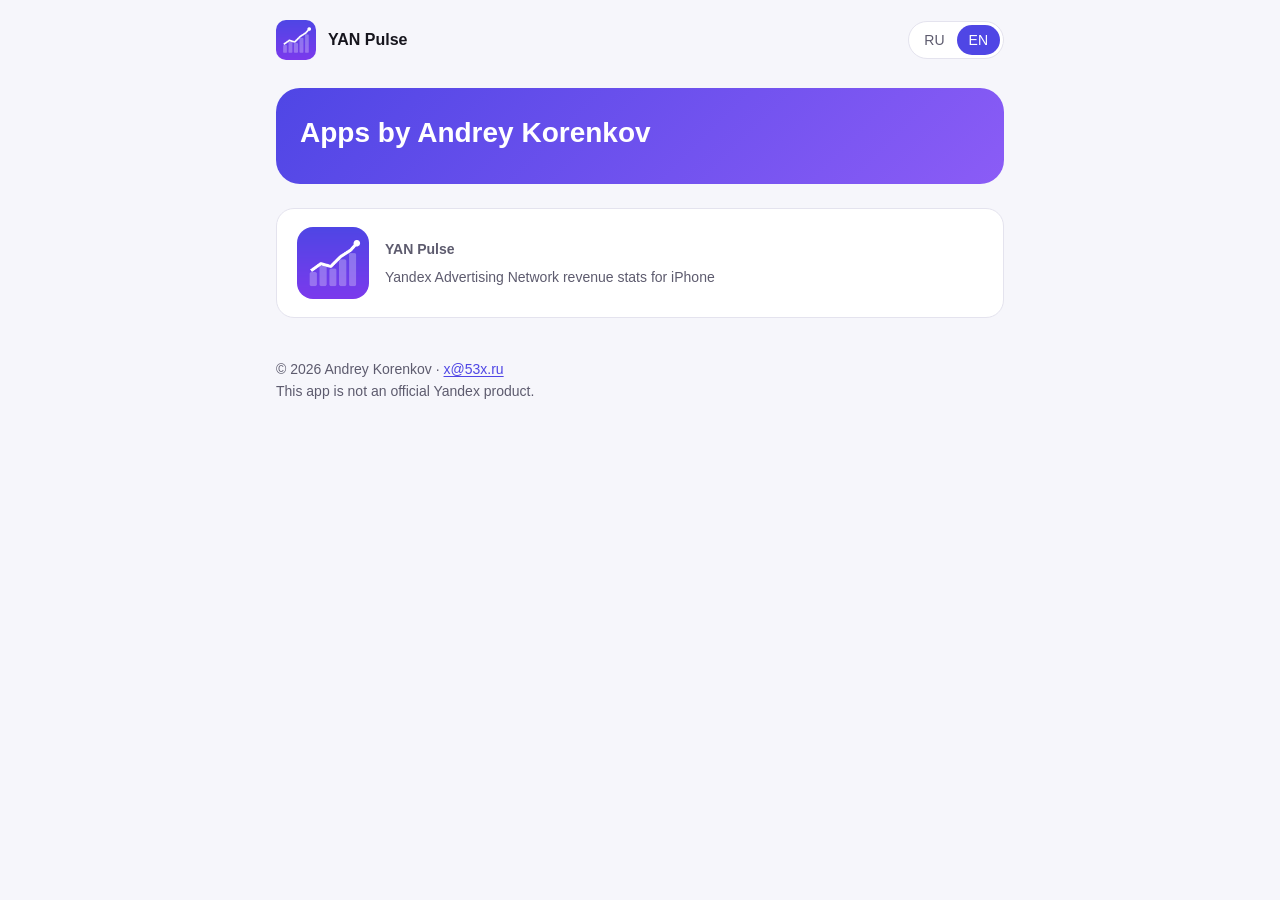
<file: index.html>
<!doctype html>
<html lang="ru" data-title-ru="Андрей Коренков — приложения" data-title-en="Andrey Korenkov — apps">
<head>
<meta charset="utf-8">
<meta name="viewport" content="width=device-width, initial-scale=1">
<title>Андрей Коренков — приложения</title>
<meta name="description" content="РСЯ Пульс — статистика доходов Рекламной сети Яндекса на iPhone. YAN Pulse — Yandex Advertising Network revenue stats for iPhone.">
<link rel="icon" type="image/png" href="assets/favicon.png">
<link rel="apple-touch-icon" href="assets/apple-touch-icon.png">
<link rel="stylesheet" href="assets/site.css">
<script src="assets/lang.js"></script>
</head>
<body>
<div class="wrap">
<header class="top">
  <a class="brand" href="rsya/">
    <img src="assets/rsya-icon.png" alt="">
    <span><span data-lang="ru">РСЯ Пульс</span><span data-lang="en">YAN Pulse</span></span>
  </a>
  <div class="lang" role="group" aria-label="Language">
    <button type="button" data-set="ru" aria-pressed="false">RU</button>
    <button type="button" data-set="en" aria-pressed="false">EN</button>
  </div>
</header>

<section class="hero">
  <h1 data-lang="ru">Приложения Андрея Коренкова</h1>
  <h1 data-lang="en">Apps by Andrey Korenkov</h1>
</section>
<a class="tile card app-card" href="rsya/">
  <img src="assets/rsya-icon.png" alt="">
  <div>
    <strong><span data-lang="ru">РСЯ Пульс</span><span data-lang="en">YAN Pulse</span></strong>
    <span data-lang="ru">Статистика доходов Рекламной сети Яндекса на iPhone</span>
    <span data-lang="en">Yandex Advertising Network revenue stats for iPhone</span>
  </div>
</a>

<footer>
  <div data-lang="ru">© 2026 Андрей Коренков · <a href="mailto:x@53x.ru">x@53x.ru</a><br>Приложение не является официальным продуктом Яндекса.</div>
  <div data-lang="en">© 2026 Andrey Korenkov · <a href="mailto:x@53x.ru">x@53x.ru</a><br>This app is not an official Yandex product.</div>
</footer>
</div>
</body>
</html>
</file>
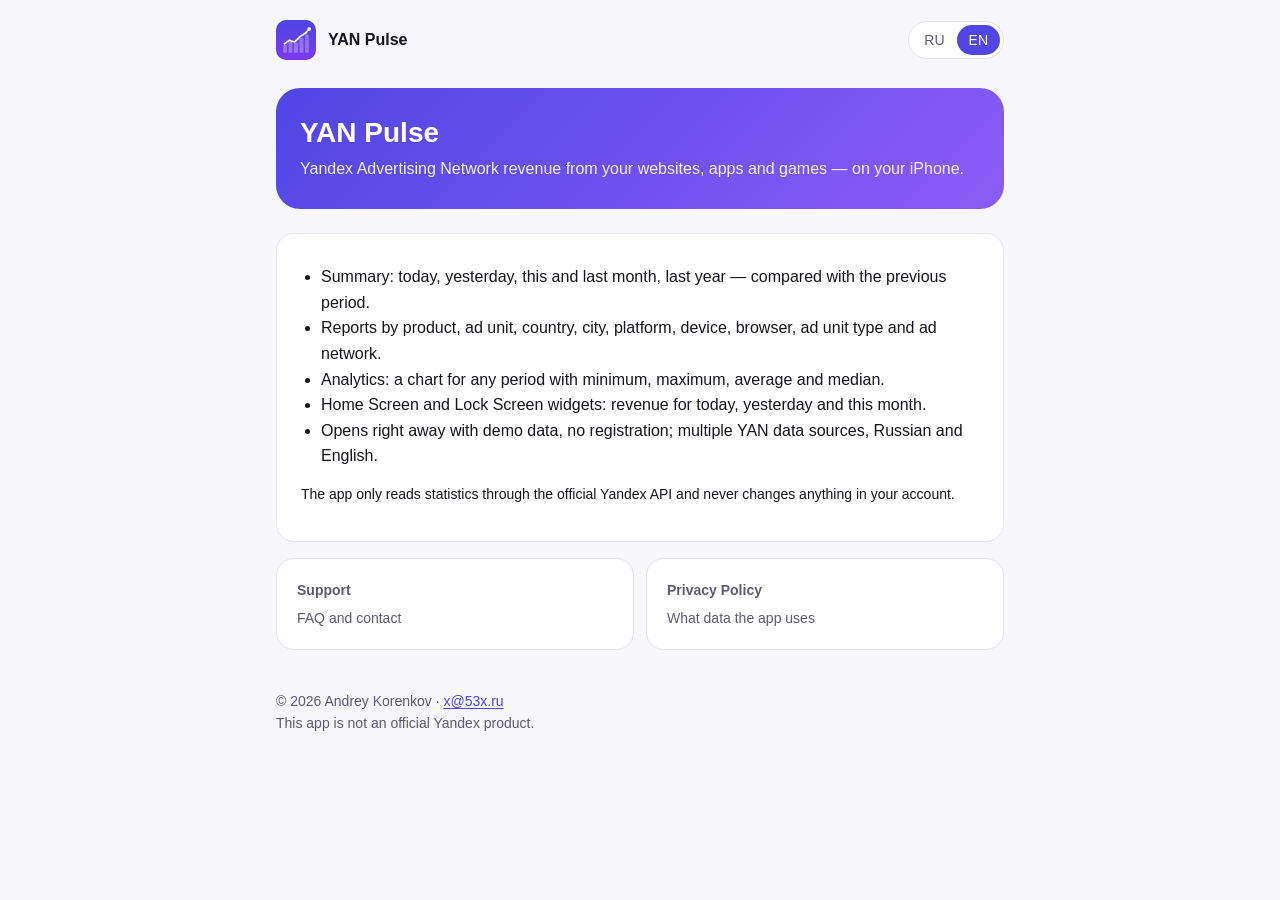
<file: rsya/index.html>
<!doctype html>
<html lang="ru" data-title-ru="РСЯ Пульс для iPhone" data-title-en="YAN Pulse for iPhone">
<head>
<meta charset="utf-8">
<meta name="viewport" content="width=device-width, initial-scale=1">
<title>РСЯ Пульс для iPhone</title>
<meta name="description" content="РСЯ Пульс — статистика доходов Рекламной сети Яндекса на iPhone. YAN Pulse — Yandex Advertising Network revenue stats for iPhone.">
<link rel="icon" type="image/png" href="../assets/favicon.png">
<link rel="apple-touch-icon" href="../assets/apple-touch-icon.png">
<link rel="stylesheet" href="../assets/site.css">
<script src="../assets/lang.js"></script>
</head>
<body>
<div class="wrap">
<header class="top">
  <a class="brand" href="../rsya/">
    <img src="../assets/rsya-icon.png" alt="">
    <span><span data-lang="ru">РСЯ Пульс</span><span data-lang="en">YAN Pulse</span></span>
  </a>
  <div class="lang" role="group" aria-label="Language">
    <button type="button" data-set="ru" aria-pressed="false">RU</button>
    <button type="button" data-set="en" aria-pressed="false">EN</button>
  </div>
</header>

<section class="hero">
  <h1><span data-lang="ru">РСЯ Пульс</span><span data-lang="en">YAN Pulse</span></h1>
  <p data-lang="ru">Доходы от Рекламной сети Яндекса в сайтах, приложениях и играх — на iPhone.</p>
  <p data-lang="en">Yandex Advertising Network revenue from your websites, apps and games — on your iPhone.</p>
</section>
<div class="card">
  <div data-lang="ru">
    <ul>
      <li>Сводка: сегодня, вчера, этот и прошлый месяц, год — со сравнением с прошлым периодом.</li>
      <li>Отчёты по продуктам, рекламным блокам, странам, городам, платформам, устройствам, браузерам, типам блоков и рекламным сетям.</li>
      <li>Аналитика: график за любой период, минимум, максимум, среднее и медиана.</li>
      <li>Виджеты на экран «Домой» и экран блокировки: доход за сегодня, вчера и месяц.</li>
      <li>Открывается сразу с демо-данными, без регистрации; несколько кабинетов РСЯ, русский и английский язык.</li>
    </ul>
    <p class="muted">Приложение только читает статистику через официальный API Яндекса и ничего не меняет в вашем аккаунте.</p>
  </div>
  <div data-lang="en">
    <ul>
      <li>Summary: today, yesterday, this and last month, last year — compared with the previous period.</li>
      <li>Reports by product, ad unit, country, city, platform, device, browser, ad unit type and ad network.</li>
      <li>Analytics: a chart for any period with minimum, maximum, average and median.</li>
      <li>Home Screen and Lock Screen widgets: revenue for today, yesterday and this month.</li>
      <li>Opens right away with demo data, no registration; multiple YAN data sources, Russian and English.</li>
    </ul>
    <p class="muted">The app only reads statistics through the official Yandex API and never changes anything in your account.</p>
  </div>
</div>
<div class="grid">
  <a class="tile" href="support/">
    <strong><span data-lang="ru">Поддержка</span><span data-lang="en">Support</span></strong>
    <span data-lang="ru">Вопросы и ответы, связь с автором</span><span data-lang="en">FAQ and contact</span>
  </a>
  <a class="tile" href="privacy/">
    <strong><span data-lang="ru">Конфиденциальность</span><span data-lang="en">Privacy Policy</span></strong>
    <span data-lang="ru">Какие данные использует приложение</span><span data-lang="en">What data the app uses</span>
  </a>
</div>

<footer>
  <div data-lang="ru">© 2026 Андрей Коренков · <a href="mailto:x@53x.ru">x@53x.ru</a><br>Приложение не является официальным продуктом Яндекса.</div>
  <div data-lang="en">© 2026 Andrey Korenkov · <a href="mailto:x@53x.ru">x@53x.ru</a><br>This app is not an official Yandex product.</div>
</footer>
</div>
</body>
</html>
</file>
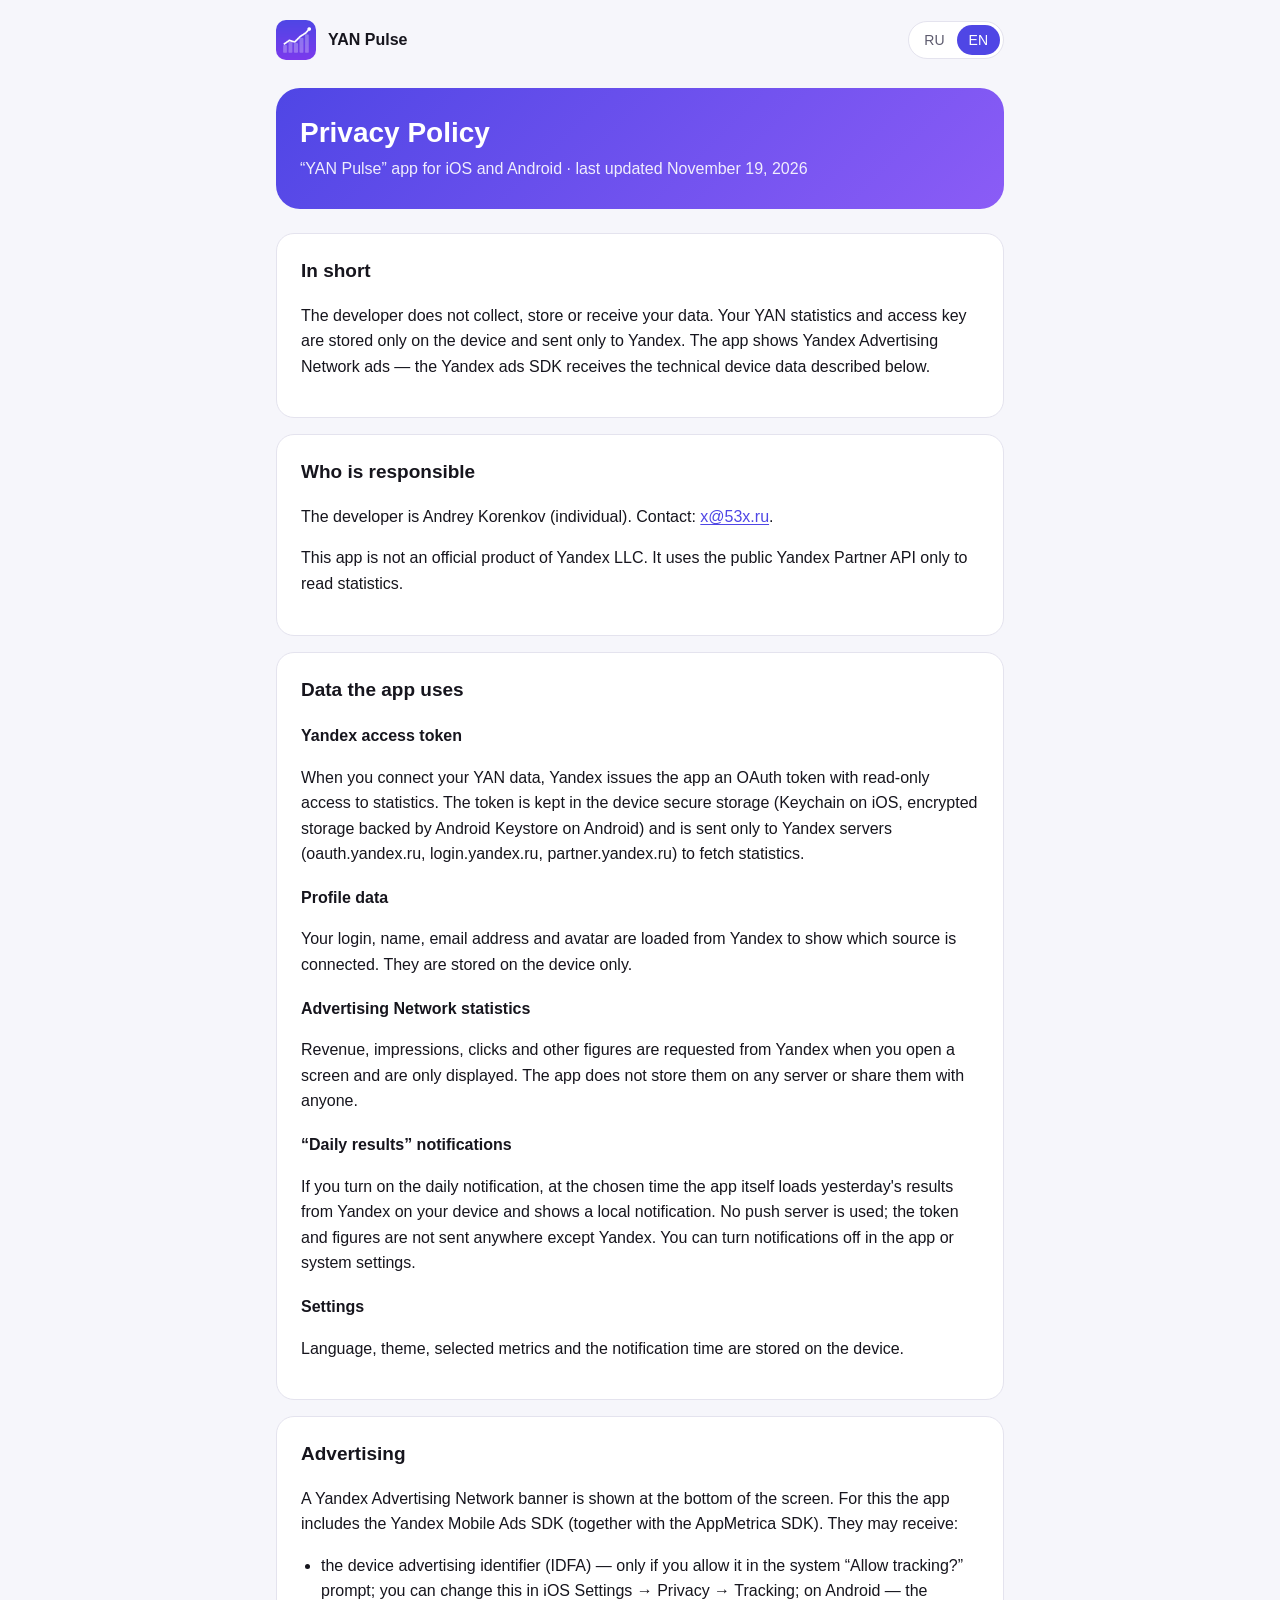
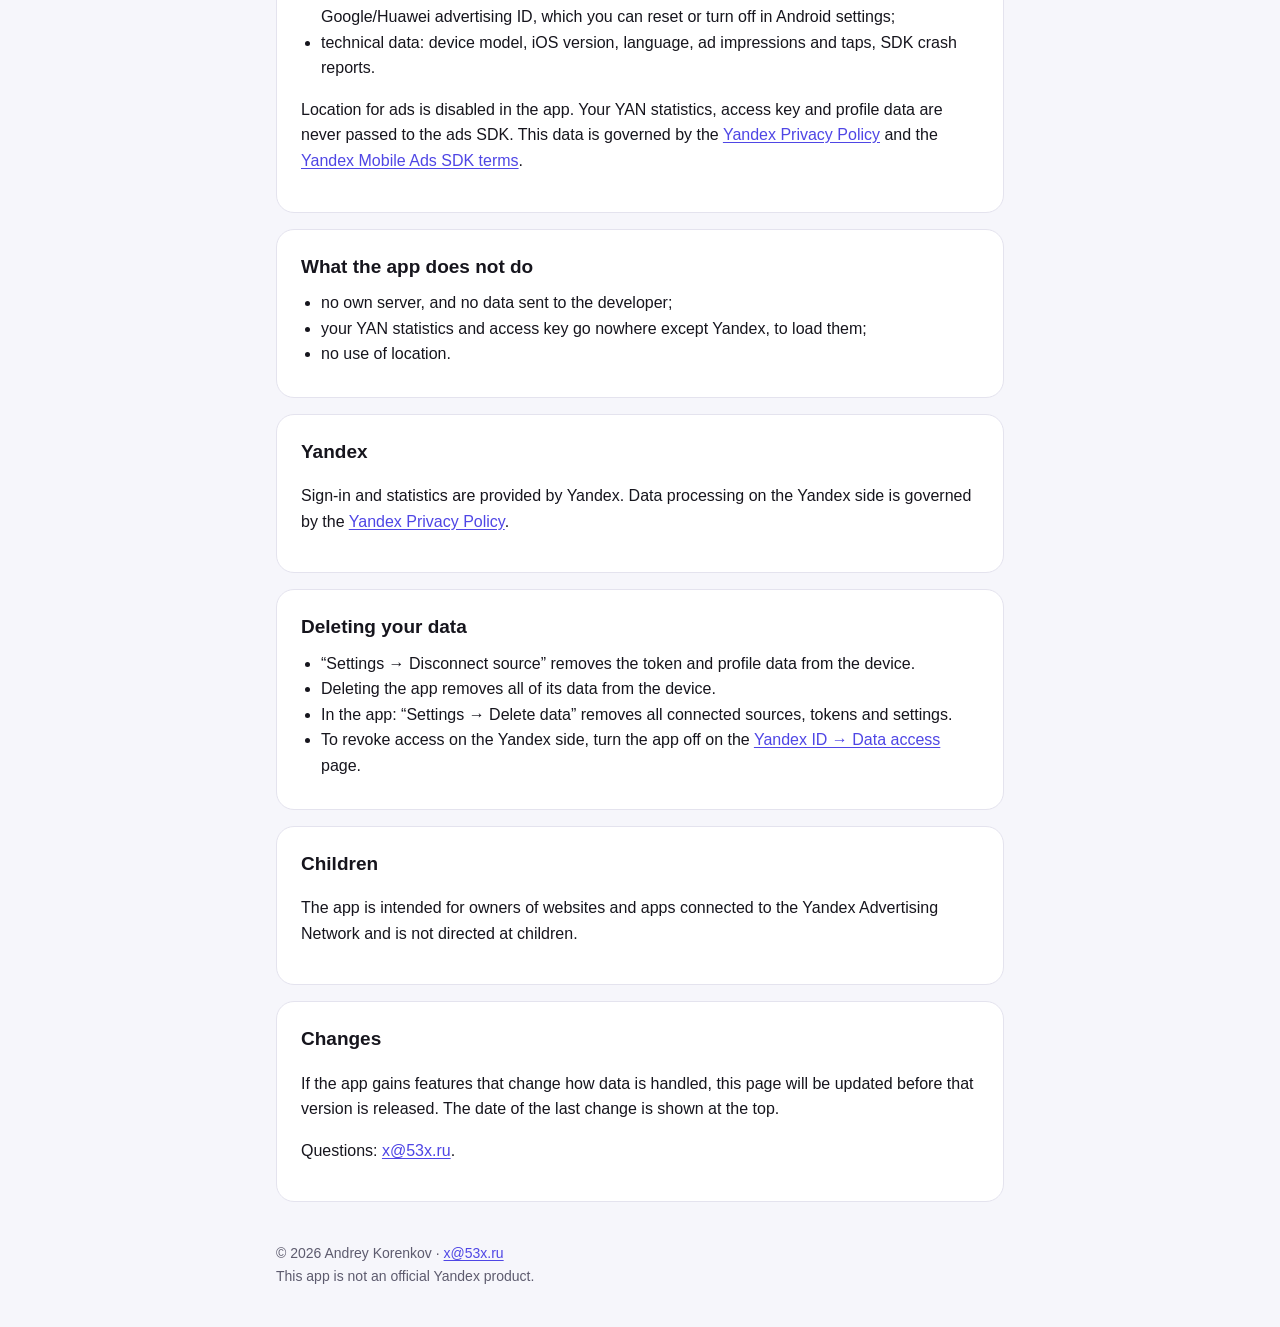
<file: rsya/privacy/index.html>
<!doctype html>
<html lang="ru" data-title-ru="Политика конфиденциальности — РСЯ Пульс" data-title-en="Privacy Policy — YAN Pulse">
<head>
<meta charset="utf-8">
<meta name="viewport" content="width=device-width, initial-scale=1">
<title>Политика конфиденциальности — РСЯ Пульс</title>
<meta name="description" content="РСЯ Пульс — статистика доходов Рекламной сети Яндекса на iPhone. YAN Pulse — Yandex Advertising Network revenue stats for iPhone.">
<link rel="icon" type="image/png" href="../../assets/favicon.png">
<link rel="apple-touch-icon" href="../../assets/apple-touch-icon.png">
<link rel="stylesheet" href="../../assets/site.css">
<script src="../../assets/lang.js"></script>
</head>
<body>
<div class="wrap">
<header class="top">
  <a class="brand" href="../../rsya/">
    <img src="../../assets/rsya-icon.png" alt="">
    <span><span data-lang="ru">РСЯ Пульс</span><span data-lang="en">YAN Pulse</span></span>
  </a>
  <div class="lang" role="group" aria-label="Language">
    <button type="button" data-set="ru" aria-pressed="false">RU</button>
    <button type="button" data-set="en" aria-pressed="false">EN</button>
  </div>
</header>

<section class="hero">
  <h1 data-lang="ru">Политика конфиденциальности</h1>
  <h1 data-lang="en">Privacy Policy</h1>
  <p data-lang="ru">Приложение «РСЯ Пульс» для iOS и Android · обновлено 19 ноября 2026 г.</p>
  <p data-lang="en">“YAN Pulse” app for iOS and Android · last updated November 19, 2026</p>
</section>

<div data-lang="ru">
<div class="card">
  <h2>Коротко</h2>
  <p>Разработчик приложения не собирает, не хранит и не получает ваши данные. Ваша статистика РСЯ и ключ доступа хранятся только на устройстве и передаются только в Яндекс. В приложении показывается реклама Рекламной сети Яндекса — рекламный SDK Яндекса получает технические данные устройства, описанные ниже.</p>
</div>
<div class="card">
  <h2>Кто отвечает за приложение</h2>
  <p>Разработчик — Андрей Коренков (физическое лицо). Связь: <a href="mailto:x@53x.ru">x@53x.ru</a>.</p>
  <p>Приложение не является официальным продуктом ООО «Яндекс» и использует открытый API Партнёрского интерфейса Яндекса только для чтения статистики.</p>
</div>
<div class="card">
  <h2>Какие данные используются</h2>
  <h3>Токен доступа Яндекса</h3>
  <p>Когда вы подключаете свой кабинет РСЯ, Яндекс выдаёт приложению токен OAuth с доступом на чтение статистики. Токен хранится в защищённом хранилище устройства (Keychain на iOS, зашифрованное хранилище с ключом в Android Keystore на Android) и отправляется только на серверы Яндекса (oauth.yandex.ru, login.yandex.ru, partner.yandex.ru) для получения статистики.</p>
  <h3>Данные профиля</h3>
  <p>Логин, имя, адрес электронной почты и аватар загружаются из Яндекса, чтобы показать, какой кабинет подключён. Они хранятся только на устройстве.</p>
  <h3>Статистика Рекламной сети</h3>
  <p>Доходы, показы, клики и другие показатели запрашиваются у Яндекса при открытии экранов и только отображаются. Приложение не сохраняет их на сервере и никому не передаёт.</p>
  <h3>Уведомления «Итоги дня»</h3>
  <p>Если вы включите ежедневное уведомление, приложение в выбранное время само загружает с устройства итоги вчерашнего дня из Яндекса и показывает локальное уведомление. Push-сервер не используется, токен и цифры никуда, кроме Яндекса, не отправляются. Уведомления выключаются в настройках приложения или системы.</p>
  <h3>Настройки</h3>
  <p>Язык, тема, набор метрик и время уведомления хранятся на устройстве.</p>
</div>
<div class="card">
  <h2>Реклама</h2>
  <p>Внизу экрана показывается баннер Рекламной сети Яндекса. Для этого в приложение встроен Yandex Mobile Ads SDK (вместе с ним — AppMetrica SDK). Они могут получать:</p>
  <ul>
    <li>рекламный идентификатор устройства (IDFA) — только если вы разрешите это в системном запросе «Разрешить отслеживание?»; изменить решение можно в «Настройках iOS → Конфиденциальность → Отслеживание»; на Android — рекламный идентификатор Google/Huawei, его можно сбросить или отключить в настройках Android;</li>
    <li>технические данные: модель устройства, версию iOS, язык, сведения о показах и нажатиях на рекламу, отчёты о сбоях SDK.</li>
  </ul>
  <p>Определение местоположения для рекламы в приложении отключено. Ваша статистика РСЯ, ключ доступа и данные профиля в рекламный SDK не передаются. Обработка этих данных регулируется <a href="https://yandex.ru/legal/confidential/" rel="noopener">Политикой конфиденциальности Яндекса</a> и <a href="https://yandex.ru/legal/mobileads_sdk_agreement/" rel="noopener">условиями Yandex Mobile Ads SDK</a>.</p>
</div>
<div class="card">
  <h2>Чего приложение не делает</h2>
  <ul>
    <li>не имеет собственного сервера и не отправляет данные разработчику;</li>
    <li>не передаёт статистику РСЯ и ключ доступа никому, кроме Яндекса для её загрузки;</li>
    <li>не использует геолокацию.</li>
  </ul>
</div>
<div class="card">
  <h2>Яндекс</h2>
  <p>Вход и статистика предоставляются Яндексом. Обработка данных на стороне Яндекса регулируется <a href="https://yandex.ru/legal/confidential/" rel="noopener">Политикой конфиденциальности Яндекса</a>.</p>
</div>
<div class="card">
  <h2>Как удалить данные</h2>
  <ul>
    <li>«Настройки → Отключить кабинет» удаляет токен и данные профиля с устройства.</li>
    <li>Удаление приложения удаляет все его данные с устройства.</li>
    <li>В приложении: «Настройки → Удалить данные» удаляет все подключённые кабинеты, токены и настройки.</li>
    <li>Чтобы отозвать доступ на стороне Яндекса, отключите приложение на странице <a href="https://id.yandex.ru/personal/data-access" rel="noopener">Яндекс ID → Доступы к данным</a>.</li>
  </ul>
</div>
<div class="card">
  <h2>Дети</h2>
  <p>Приложение предназначено для владельцев сайтов и приложений, подключённых к Рекламной сети Яндекса, и не ориентировано на детей.</p>
</div>
<div class="card">
  <h2>Изменения политики</h2>
  <p>Если в приложении появятся функции, которые меняют обработку данных, эта страница будет обновлена до выхода такой версии. Дата последнего изменения указана вверху.</p>
  <p>Вопросы — на <a href="mailto:x@53x.ru">x@53x.ru</a>.</p>
</div>
</div>

<div data-lang="en">
<div class="card">
  <h2>In short</h2>
  <p>The developer does not collect, store or receive your data. Your YAN statistics and access key are stored only on the device and sent only to Yandex. The app shows Yandex Advertising Network ads — the Yandex ads SDK receives the technical device data described below.</p>
</div>
<div class="card">
  <h2>Who is responsible</h2>
  <p>The developer is Andrey Korenkov (individual). Contact: <a href="mailto:x@53x.ru">x@53x.ru</a>.</p>
  <p>This app is not an official product of Yandex LLC. It uses the public Yandex Partner API only to read statistics.</p>
</div>
<div class="card">
  <h2>Data the app uses</h2>
  <h3>Yandex access token</h3>
  <p>When you connect your YAN data, Yandex issues the app an OAuth token with read-only access to statistics. The token is kept in the device secure storage (Keychain on iOS, encrypted storage backed by Android Keystore on Android) and is sent only to Yandex servers (oauth.yandex.ru, login.yandex.ru, partner.yandex.ru) to fetch statistics.</p>
  <h3>Profile data</h3>
  <p>Your login, name, email address and avatar are loaded from Yandex to show which source is connected. They are stored on the device only.</p>
  <h3>Advertising Network statistics</h3>
  <p>Revenue, impressions, clicks and other figures are requested from Yandex when you open a screen and are only displayed. The app does not store them on any server or share them with anyone.</p>
  <h3>“Daily results” notifications</h3>
  <p>If you turn on the daily notification, at the chosen time the app itself loads yesterday's results from Yandex on your device and shows a local notification. No push server is used; the token and figures are not sent anywhere except Yandex. You can turn notifications off in the app or system settings.</p>
  <h3>Settings</h3>
  <p>Language, theme, selected metrics and the notification time are stored on the device.</p>
</div>
<div class="card">
  <h2>Advertising</h2>
  <p>A Yandex Advertising Network banner is shown at the bottom of the screen. For this the app includes the Yandex Mobile Ads SDK (together with the AppMetrica SDK). They may receive:</p>
  <ul>
    <li>the device advertising identifier (IDFA) — only if you allow it in the system “Allow tracking?” prompt; you can change this in iOS Settings → Privacy → Tracking; on Android — the Google/Huawei advertising ID, which you can reset or turn off in Android settings;</li>
    <li>technical data: device model, iOS version, language, ad impressions and taps, SDK crash reports.</li>
  </ul>
  <p>Location for ads is disabled in the app. Your YAN statistics, access key and profile data are never passed to the ads SDK. This data is governed by the <a href="https://yandex.com/legal/confidential/" rel="noopener">Yandex Privacy Policy</a> and the <a href="https://yandex.com/legal/mobileads_sdk_agreement/" rel="noopener">Yandex Mobile Ads SDK terms</a>.</p>
</div>
<div class="card">
  <h2>What the app does not do</h2>
  <ul>
    <li>no own server, and no data sent to the developer;</li>
    <li>your YAN statistics and access key go nowhere except Yandex, to load them;</li>
    <li>no use of location.</li>
  </ul>
</div>
<div class="card">
  <h2>Yandex</h2>
  <p>Sign-in and statistics are provided by Yandex. Data processing on the Yandex side is governed by the <a href="https://yandex.com/legal/confidential/" rel="noopener">Yandex Privacy Policy</a>.</p>
</div>
<div class="card">
  <h2>Deleting your data</h2>
  <ul>
    <li>“Settings → Disconnect source” removes the token and profile data from the device.</li>
    <li>Deleting the app removes all of its data from the device.</li>
    <li>In the app: “Settings → Delete data” removes all connected sources, tokens and settings.</li>
    <li>To revoke access on the Yandex side, turn the app off on the <a href="https://id.yandex.ru/personal/data-access" rel="noopener">Yandex ID → Data access</a> page.</li>
  </ul>
</div>
<div class="card">
  <h2>Children</h2>
  <p>The app is intended for owners of websites and apps connected to the Yandex Advertising Network and is not directed at children.</p>
</div>
<div class="card">
  <h2>Changes</h2>
  <p>If the app gains features that change how data is handled, this page will be updated before that version is released. The date of the last change is shown at the top.</p>
  <p>Questions: <a href="mailto:x@53x.ru">x@53x.ru</a>.</p>
</div>
</div>

<footer>
  <div data-lang="ru">© 2026 Андрей Коренков · <a href="mailto:x@53x.ru">x@53x.ru</a><br>Приложение не является официальным продуктом Яндекса.</div>
  <div data-lang="en">© 2026 Andrey Korenkov · <a href="mailto:x@53x.ru">x@53x.ru</a><br>This app is not an official Yandex product.</div>
</footer>
</div>
</body>
</html>
</file>
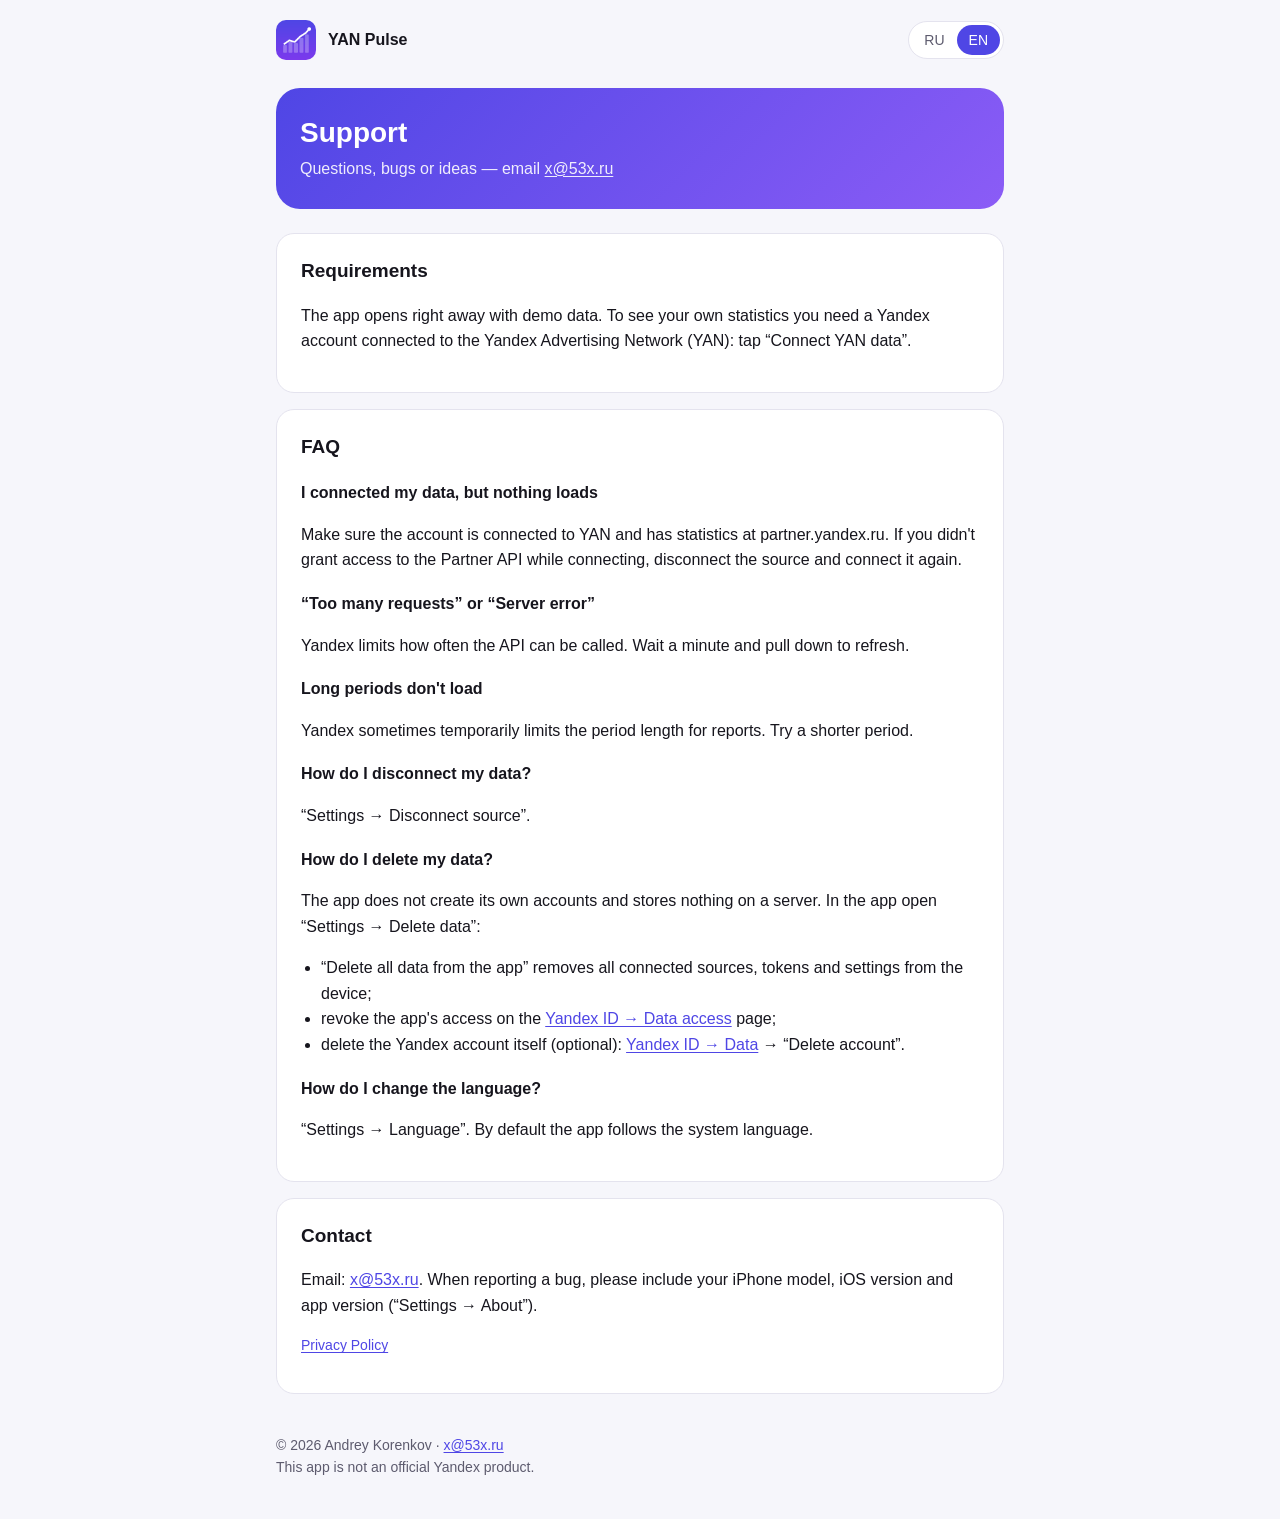
<file: rsya/support/index.html>
<!doctype html>
<html lang="ru" data-title-ru="Поддержка — РСЯ Пульс" data-title-en="Support — YAN Pulse">
<head>
<meta charset="utf-8">
<meta name="viewport" content="width=device-width, initial-scale=1">
<title>Поддержка — РСЯ Пульс</title>
<meta name="description" content="РСЯ Пульс — статистика доходов Рекламной сети Яндекса на iPhone. YAN Pulse — Yandex Advertising Network revenue stats for iPhone.">
<link rel="icon" type="image/png" href="../../assets/favicon.png">
<link rel="apple-touch-icon" href="../../assets/apple-touch-icon.png">
<link rel="stylesheet" href="../../assets/site.css">
<script src="../../assets/lang.js"></script>
</head>
<body>
<div class="wrap">
<header class="top">
  <a class="brand" href="../../rsya/">
    <img src="../../assets/rsya-icon.png" alt="">
    <span><span data-lang="ru">РСЯ Пульс</span><span data-lang="en">YAN Pulse</span></span>
  </a>
  <div class="lang" role="group" aria-label="Language">
    <button type="button" data-set="ru" aria-pressed="false">RU</button>
    <button type="button" data-set="en" aria-pressed="false">EN</button>
  </div>
</header>

<section class="hero">
  <h1 data-lang="ru">Поддержка</h1>
  <h1 data-lang="en">Support</h1>
  <p data-lang="ru">Вопрос, ошибка или идея — пишите на <a style="color:#fff" href="mailto:x@53x.ru">x@53x.ru</a></p>
  <p data-lang="en">Questions, bugs or ideas — email <a style="color:#fff" href="mailto:x@53x.ru">x@53x.ru</a></p>
</section>

<div data-lang="ru">
<div class="card">
  <h2>Что нужно для работы</h2>
  <p>Приложение открывается сразу с демо-данными. Чтобы видеть свою статистику, нужен аккаунт Яндекса, подключённый к Рекламной сети Яндекса (РСЯ): нажмите «Подключить кабинет РСЯ».</p>
</div>
<div class="card">
  <h2>Частые вопросы</h2>
  <h3>Подключил кабинет, но данные не загружаются</h3>
  <p>Проверьте, что аккаунт подключён к РСЯ и в его кабинете partner.yandex.ru есть статистика. Если при подключении вы не дали доступ к API партнёрского интерфейса, отключите кабинет и подключите снова.</p>
  <h3>«Слишком много запросов» или «Ошибка сервера»</h3>
  <p>Яндекс ограничивает частоту запросов к API. Подождите минуту и потяните экран вниз, чтобы обновить.</p>
  <h3>Не загружаются данные за длинный период</h3>
  <p>Яндекс иногда временно ограничивает длину периода в отчётах. Попробуйте период короче.</p>
  <h3>Как отключить кабинет</h3>
  <p>«Настройки → Отключить кабинет».</p>
  <h3 id="delete">Как удалить данные</h3>
  <p>Приложение не создаёт своих аккаунтов и не хранит данные на сервере. В приложении откройте «Настройки → Удалить данные»:</p>
  <ul>
    <li>«Удалить все данные из приложения» — удаляет все подключённые кабинеты, токены и настройки с устройства;</li>
    <li>отозвать доступ приложения — на странице <a href="https://id.yandex.ru/personal/data-access" rel="noopener">Яндекс ID → Доступы к данным</a>;</li>
    <li>удалить сам аккаунт Яндекса (необязательно) — <a href="https://id.yandex.ru/personal" rel="noopener">Яндекс ID → Данные</a> → «Удалить аккаунт».</li>
  </ul>
  <h3>Как сменить язык</h3>
  <p>«Настройки → Язык». По умолчанию выбирается язык системы.</p>
</div>
<div class="card">
  <h2>Связь</h2>
  <p>Почта: <a href="mailto:x@53x.ru">x@53x.ru</a>. При сообщении об ошибке укажите модель iPhone, версию iOS и версию приложения («Настройки → О программе»).</p>
  <p class="muted"><a href="../privacy/">Политика конфиденциальности</a></p>
</div>
</div>

<div data-lang="en">
<div class="card">
  <h2>Requirements</h2>
  <p>The app opens right away with demo data. To see your own statistics you need a Yandex account connected to the Yandex Advertising Network (YAN): tap “Connect YAN data”.</p>
</div>
<div class="card">
  <h2>FAQ</h2>
  <h3>I connected my data, but nothing loads</h3>
  <p>Make sure the account is connected to YAN and has statistics at partner.yandex.ru. If you didn't grant access to the Partner API while connecting, disconnect the source and connect it again.</p>
  <h3>“Too many requests” or “Server error”</h3>
  <p>Yandex limits how often the API can be called. Wait a minute and pull down to refresh.</p>
  <h3>Long periods don't load</h3>
  <p>Yandex sometimes temporarily limits the period length for reports. Try a shorter period.</p>
  <h3>How do I disconnect my data?</h3>
  <p>“Settings → Disconnect source”.</p>
  <h3 id="delete-en">How do I delete my data?</h3>
  <p>The app does not create its own accounts and stores nothing on a server. In the app open “Settings → Delete data”:</p>
  <ul>
    <li>“Delete all data from the app” removes all connected sources, tokens and settings from the device;</li>
    <li>revoke the app's access on the <a href="https://id.yandex.ru/personal/data-access" rel="noopener">Yandex ID → Data access</a> page;</li>
    <li>delete the Yandex account itself (optional): <a href="https://id.yandex.ru/personal" rel="noopener">Yandex ID → Data</a> → “Delete account”.</li>
  </ul>
  <h3>How do I change the language?</h3>
  <p>“Settings → Language”. By default the app follows the system language.</p>
</div>
<div class="card">
  <h2>Contact</h2>
  <p>Email: <a href="mailto:x@53x.ru">x@53x.ru</a>. When reporting a bug, please include your iPhone model, iOS version and app version (“Settings → About”).</p>
  <p class="muted"><a href="../privacy/">Privacy Policy</a></p>
</div>
</div>

<footer>
  <div data-lang="ru">© 2026 Андрей Коренков · <a href="mailto:x@53x.ru">x@53x.ru</a><br>Приложение не является официальным продуктом Яндекса.</div>
  <div data-lang="en">© 2026 Andrey Korenkov · <a href="mailto:x@53x.ru">x@53x.ru</a><br>This app is not an official Yandex product.</div>
</footer>
</div>
</body>
</html>
</file>
<file: assets/site.css>
:root {
  --bg: #f6f6fb;
  --surface: #ffffff;
  --text: #16151d;
  --muted: #5d5b6e;
  --line: #e4e3ee;
  --brand: #4f46e5;
  --brand-2: #8b5cf6;
  --radius: 18px;
  color-scheme: light;
}
@media (prefers-color-scheme: dark) {
  :root:not([data-theme="light"]) {
    --bg: #0d0c12;
    --surface: #17161f;
    --text: #f1f0f7;
    --muted: #a3a1b5;
    --line: #2a2936;
    --brand: #8189f8;
    --brand-2: #a78bfa;
    color-scheme: dark;
  }
}
:root[data-theme="dark"] {
  --bg: #0d0c12; --surface: #17161f; --text: #f1f0f7; --muted: #a3a1b5;
  --line: #2a2936; --brand: #8189f8; --brand-2: #a78bfa; color-scheme: dark;
}

* { box-sizing: border-box; }
html { -webkit-text-size-adjust: 100%; }
body {
  margin: 0;
  background: var(--bg);
  color: var(--text);
  font: 16px/1.6 -apple-system, BlinkMacSystemFont, "SF Pro Text", "Segoe UI", Roboto, "Helvetica Neue", Arial, sans-serif;
}
a { color: var(--brand); text-underline-offset: 2px; }
.wrap { max-width: 760px; margin: 0 auto; padding: 0 16px; }

header.top {
  display: flex; align-items: center; justify-content: space-between; gap: 12px;
  padding: 20px 0;
}
.brand { display: flex; align-items: center; gap: 12px; text-decoration: none; color: var(--text); font-weight: 600; }
.brand img { width: 40px; height: 40px; border-radius: 10px; }

.lang { display: inline-flex; background: var(--surface); border: 1px solid var(--line); border-radius: 999px; padding: 3px; }
.lang button {
  border: 0; background: transparent; color: var(--muted); font: inherit; font-size: 14px;
  padding: 4px 12px; border-radius: 999px; cursor: pointer;
}
.lang button[aria-pressed="true"] { background: var(--brand); color: #fff; }

.hero {
  background: linear-gradient(135deg, var(--brand), var(--brand-2));
  color: #fff; border-radius: 24px; padding: 28px 24px; margin: 8px 0 24px;
}
.hero h1 { margin: 0 0 6px; font-size: 28px; line-height: 1.2; }
.hero p { margin: 0; opacity: .9; }

.card {
  background: var(--surface); border: 1px solid var(--line);
  border-radius: var(--radius); padding: 22px 24px; margin-bottom: 16px;
}
.card h2 { font-size: 19px; margin: 0 0 8px; }
.card h3 { font-size: 16px; margin: 18px 0 4px; }
.card p, .card li { color: var(--text); }
.card ul { padding-left: 20px; margin: 8px 0; }
.muted { color: var(--muted); font-size: 14px; }

.grid { display: grid; grid-template-columns: repeat(auto-fit, minmax(220px, 1fr)); gap: 12px; margin-bottom: 16px; }
.tile {
  display: block; background: var(--surface); border: 1px solid var(--line); border-radius: var(--radius);
  padding: 18px 20px; text-decoration: none; color: var(--text);
}
.tile strong { display: block; margin-bottom: 2px; }
.tile span { color: var(--muted); font-size: 14px; }

.app-card { display: flex; gap: 16px; align-items: center; }
.app-card img { width: 72px; height: 72px; border-radius: 16px; flex: none; }

footer { padding: 24px 0 40px; color: var(--muted); font-size: 14px; }

/* Языки: показываем только выбранный; без JS видны оба. */
html.js [data-lang] { display: none; }
html.js.lang-ru [data-lang="ru"], html.js.lang-en [data-lang="en"] { display: revert; }
html.js.lang-ru span[data-lang="ru"], html.js.lang-en span[data-lang="en"] { display: inline; }

@media (max-width: 480px) {
  .hero { padding: 22px 18px; }
  .hero h1 { font-size: 24px; }
  .card { padding: 18px; }
}
</file>
